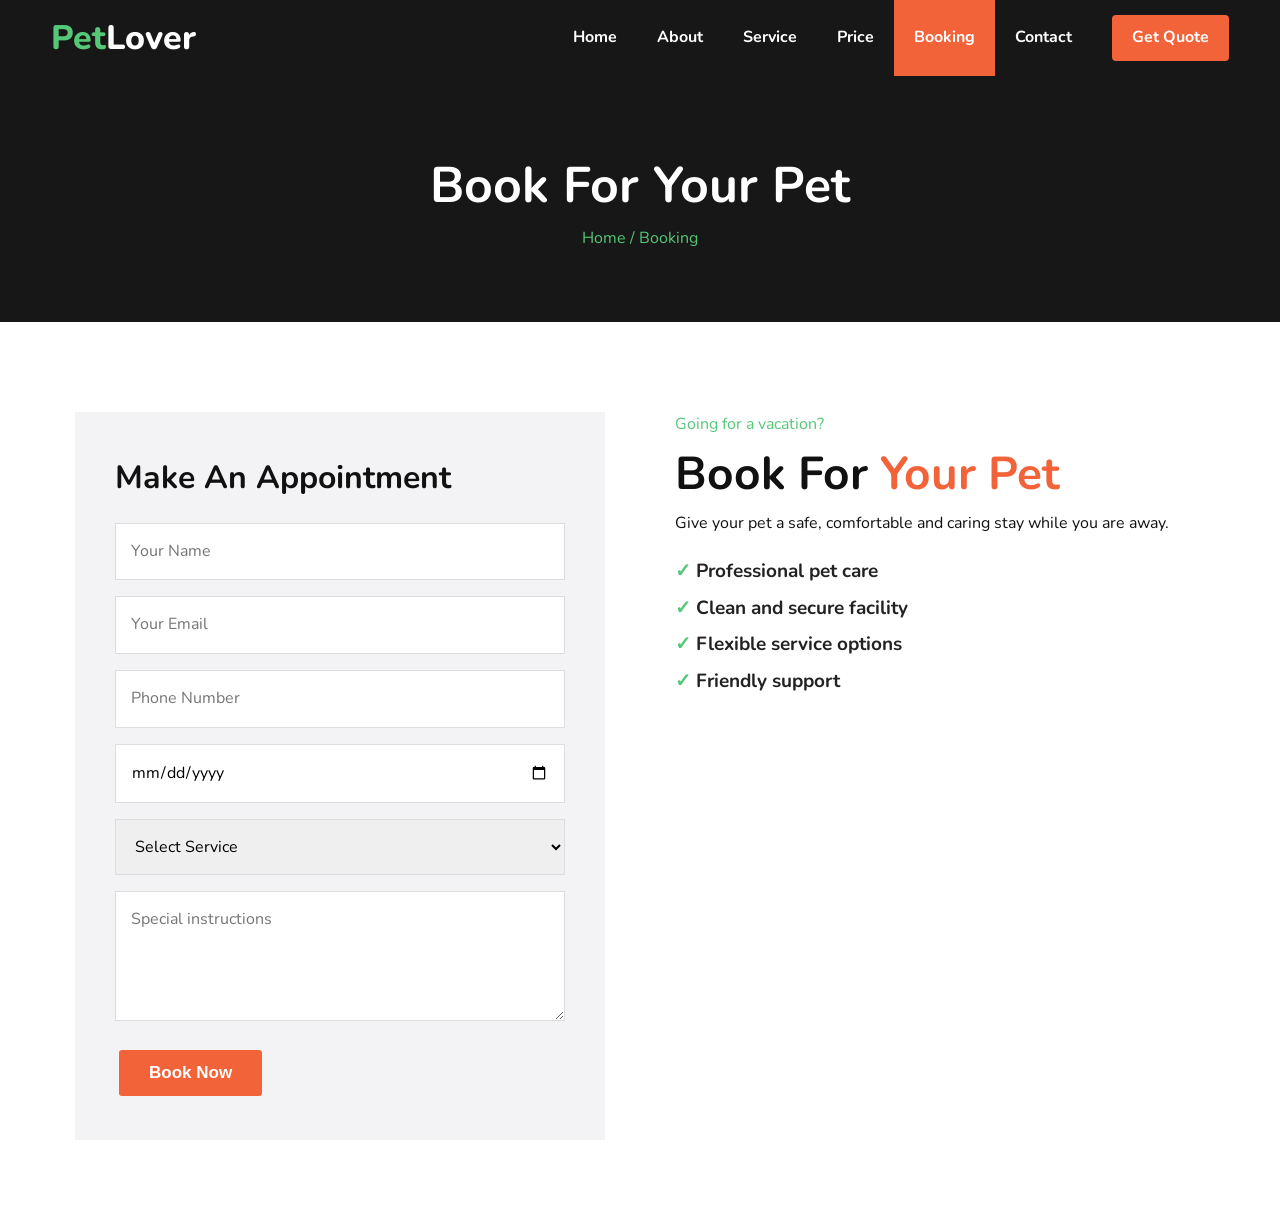
<file: booking.html>
<!DOCTYPE html>
<html lang="en">

<head>
    <meta charset="UTF-8">
    <meta name="viewport" content="width=device-width,initial-scale=1">
    <title>Booking - PetLover</title>
    <link href="https://fonts.googleapis.com/css2?family=Nunito:wght@400;600;700;800&display=swap" rel="stylesheet">
    <link rel="stylesheet" href="style.css">
</head>

<body>
    <header class="nav"><a class="logo" href="index.html"><span>Pet</span>Lover</a><button class="menu-btn"
            onclick="toggleMenu()">☰</button>
        <nav id="navLinks"><a href="index.html">Home</a><a href="about.html">About</a><a
                href="services.html">Service</a><a href="price.html">Price</a><a class="active"
                href="booking.html">Booking</a><a href="contact.html">Contact</a><a class="quote"
                href="booking.html">Get Quote</a></nav>
    </header>
    <div class="page-head">
        <h1>Book For Your Pet</h1>
        <p>Home / Booking</p>
    </div>
    <section class="booking-page">
        <form id="bookingForm">
            <h2>Make An Appointment</h2><input required placeholder="Your Name"><input required type="email"
                placeholder="Your Email"><input required type="tel" placeholder="Phone Number"><input required
                type="date"><select required>
                <option value="">Select Service</option>
                <option>Pet Boarding</option>
                <option>Pet Feeding</option>
                <option>Pet Grooming</option>
                <option>Pet Training</option>
                <option>Pet Exercise</option>
                <option>Pet Treatment</option>
            </select><textarea placeholder="Special instructions"></textarea><button class="btn orange"
                type="submit">Book Now</button>
        </form>
        <div class="booking-copy">
            <p class="green">Going for a vacation?</p>
            <h2>Book For <span>Your Pet</span></h2>
            <p>Give your pet a safe, comfortable and caring stay while you are away.</p>
            <ul class="checks">
                <li>✓ Professional pet care</li>
                <li>✓ Clean and secure facility</li>
                <li>✓ Flexible service options</li>
                <li>✓ Friendly support</li>
            </ul>
        </div>
    </section>
    <script src="script.js"></script>
</body>

</html>
</file>
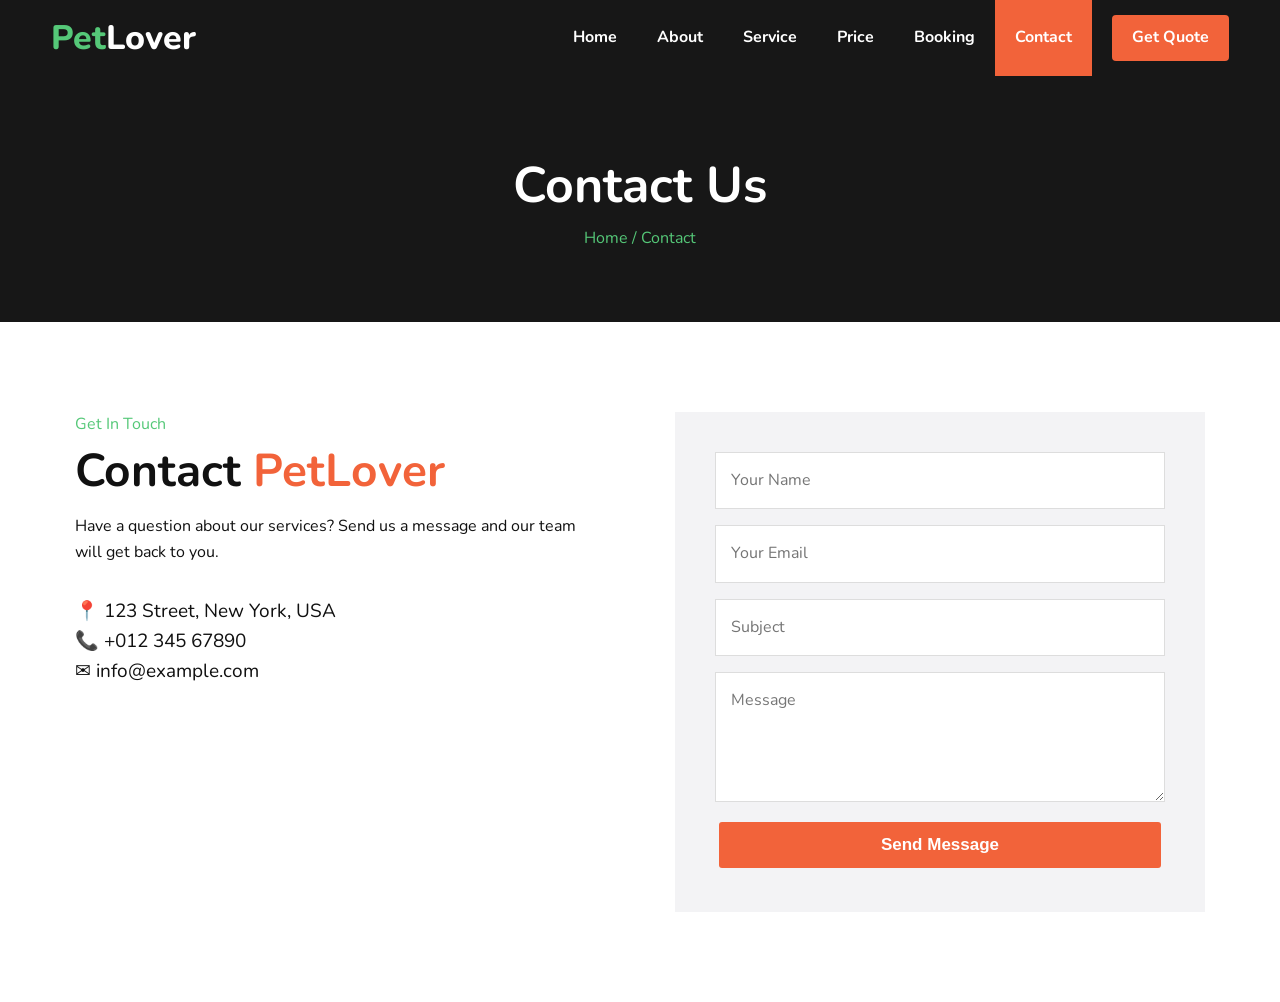
<file: contact.html>
<!DOCTYPE html>
<html lang="en">

<head>
    <meta charset="UTF-8">
    <meta name="viewport" content="width=device-width,initial-scale=1">
    <title>Contact - PetLover</title>
    <link href="https://fonts.googleapis.com/css2?family=Nunito:wght@400;600;700;800&display=swap" rel="stylesheet">
    <link rel="stylesheet" href="style.css">
</head>

<body>
    <header class="nav"><a class="logo" href="index.html"><span>Pet</span>Lover</a><button class="menu-btn"
            onclick="toggleMenu()">☰</button>
        <nav id="navLinks"><a href="index.html">Home</a><a href="about.html">About</a><a
                href="services.html">Service</a><a href="price.html">Price</a><a href="booking.html">Booking</a><a
                class="active" href="contact.html">Contact</a><a class="quote" href="booking.html">Get Quote</a></nav>
    </header>
    <div class="page-head">
        <h1>Contact Us</h1>
        <p>Home / Contact</p>
    </div>
    <section class="contact-page">
        <div>
            <p class="green">Get In Touch</p>
            <h2>Contact <span>PetLover</span></h2>
            <p>Have a question about our services? Send us a message and our team will get back to you.</p>
            <div class="contact-info">
                <p>📍 123 Street, New York, USA</p>
                <p>📞 +012 345 67890</p>
                <p>✉ info@example.com</p>
            </div>
        </div>
        <form id="contactForm"><input required placeholder="Your Name"><input required type="email"
                placeholder="Your Email"><input placeholder="Subject"><textarea required
                placeholder="Message"></textarea><button class="btn orange">Send Message</button></form>
    </section>
    <script src="script.js"></script>
</body>

</html>
</file>
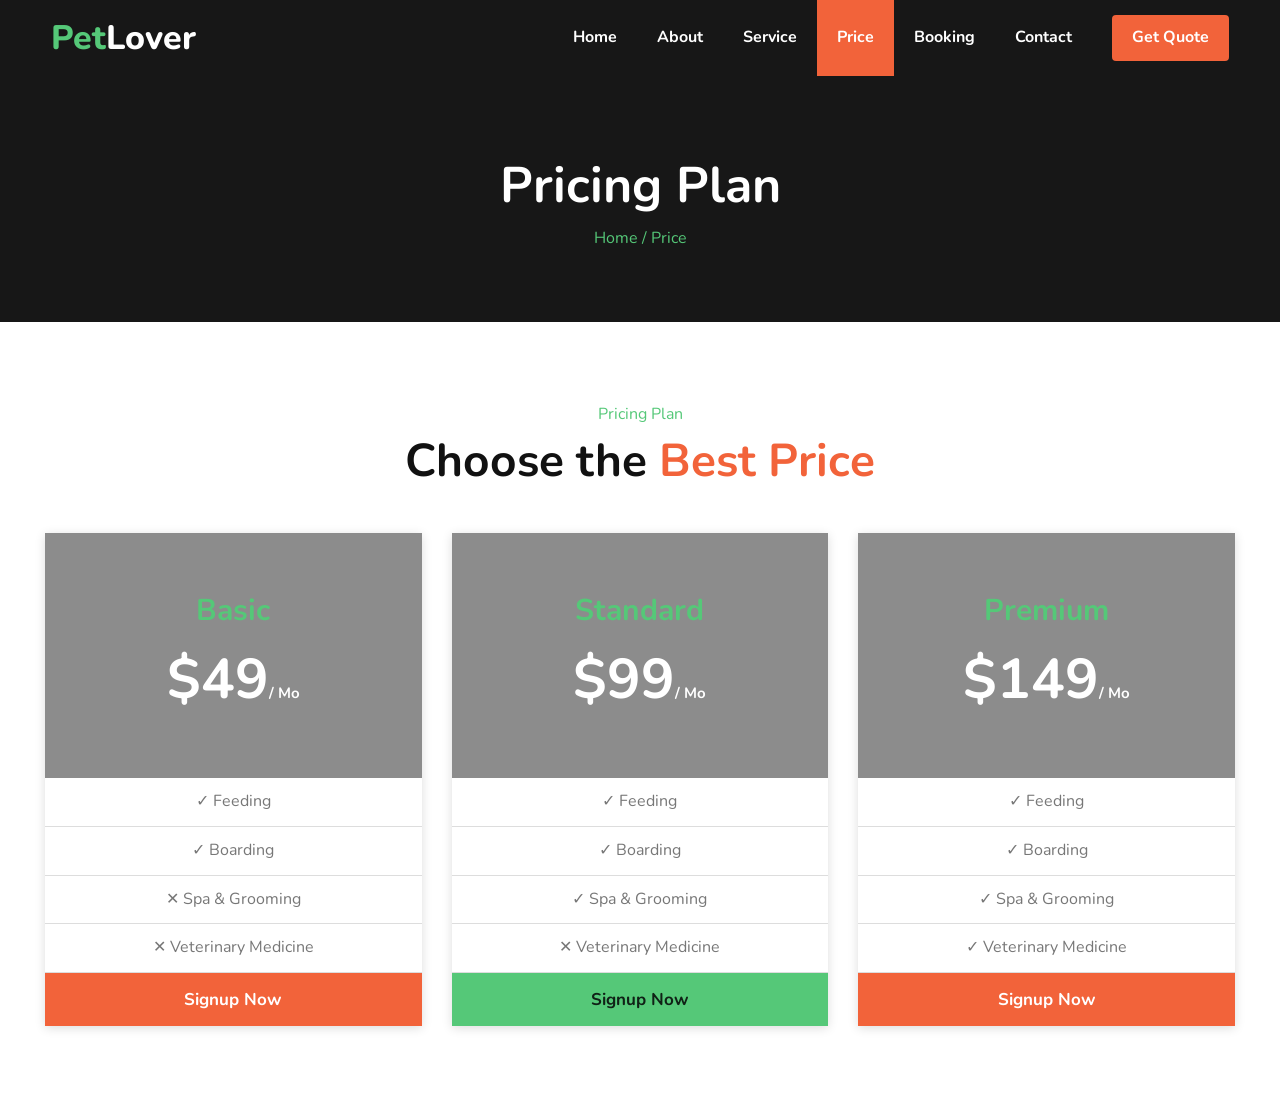
<file: price.html>
<!DOCTYPE html>
<html lang="en">

<head>
    <meta charset="UTF-8">
    <meta name="viewport" content="width=device-width,initial-scale=1">
    <title>Pricing - PetLover</title>
    <link href="https://fonts.googleapis.com/css2?family=Nunito:wght@400;600;700;800&display=swap" rel="stylesheet">
    <link rel="stylesheet" href="style.css">
</head>

<body>
    <header class="nav"><a class="logo" href="index.html"><span>Pet</span>Lover</a><button class="menu-btn"
            onclick="toggleMenu()">☰</button>
        <nav id="navLinks"><a href="index.html">Home</a><a href="about.html">About</a><a
                href="services.html">Service</a><a class="active" href="price.html">Price</a><a
                href="booking.html">Booking</a><a href="contact.html">Contact</a><a class="quote"
                href="booking.html">Get Quote</a></nav>
    </header>
    <div class="page-head">
        <h1>Pricing Plan</h1>
        <p>Home / Price</p>
    </div>
    <section class="section pricing">
        <div class="heading">
            <p class="green">Pricing Plan</p>
            <h2>Choose the <span>Best Price</span></h2>
        </div>
        <div class="price-grid">
            <div class="price-card">
                <div class="price-img cat">
                    <h3>Basic</h3><strong>$49<small>/ Mo</small></strong>
                </div>
                <p>✓ Feeding</p>
                <p>✓ Boarding</p>
                <p>✕ Spa & Grooming</p>
                <p>✕ Veterinary Medicine</p><a class="btn orange" href="booking.html">Signup Now</a>
            </div>
            <div class="price-card">
                <div class="price-img dogs">
                    <h3>Standard</h3><strong>$99<small>/ Mo</small></strong>
                </div>
                <p>✓ Feeding</p>
                <p>✓ Boarding</p>
                <p>✓ Spa & Grooming</p>
                <p>✕ Veterinary Medicine</p><a class="btn green-btn" href="booking.html">Signup Now</a>
            </div>
            <div class="price-card">
                <div class="price-img cat2">
                    <h3>Premium</h3><strong>$149<small>/ Mo</small></strong>
                </div>
                <p>✓ Feeding</p>
                <p>✓ Boarding</p>
                <p>✓ Spa & Grooming</p>
                <p>✓ Veterinary Medicine</p><a class="btn orange" href="booking.html">Signup Now</a>
            </div>
        </div>
    </section>
    <script src="script.js"></script>
</body>

</html>
</file>
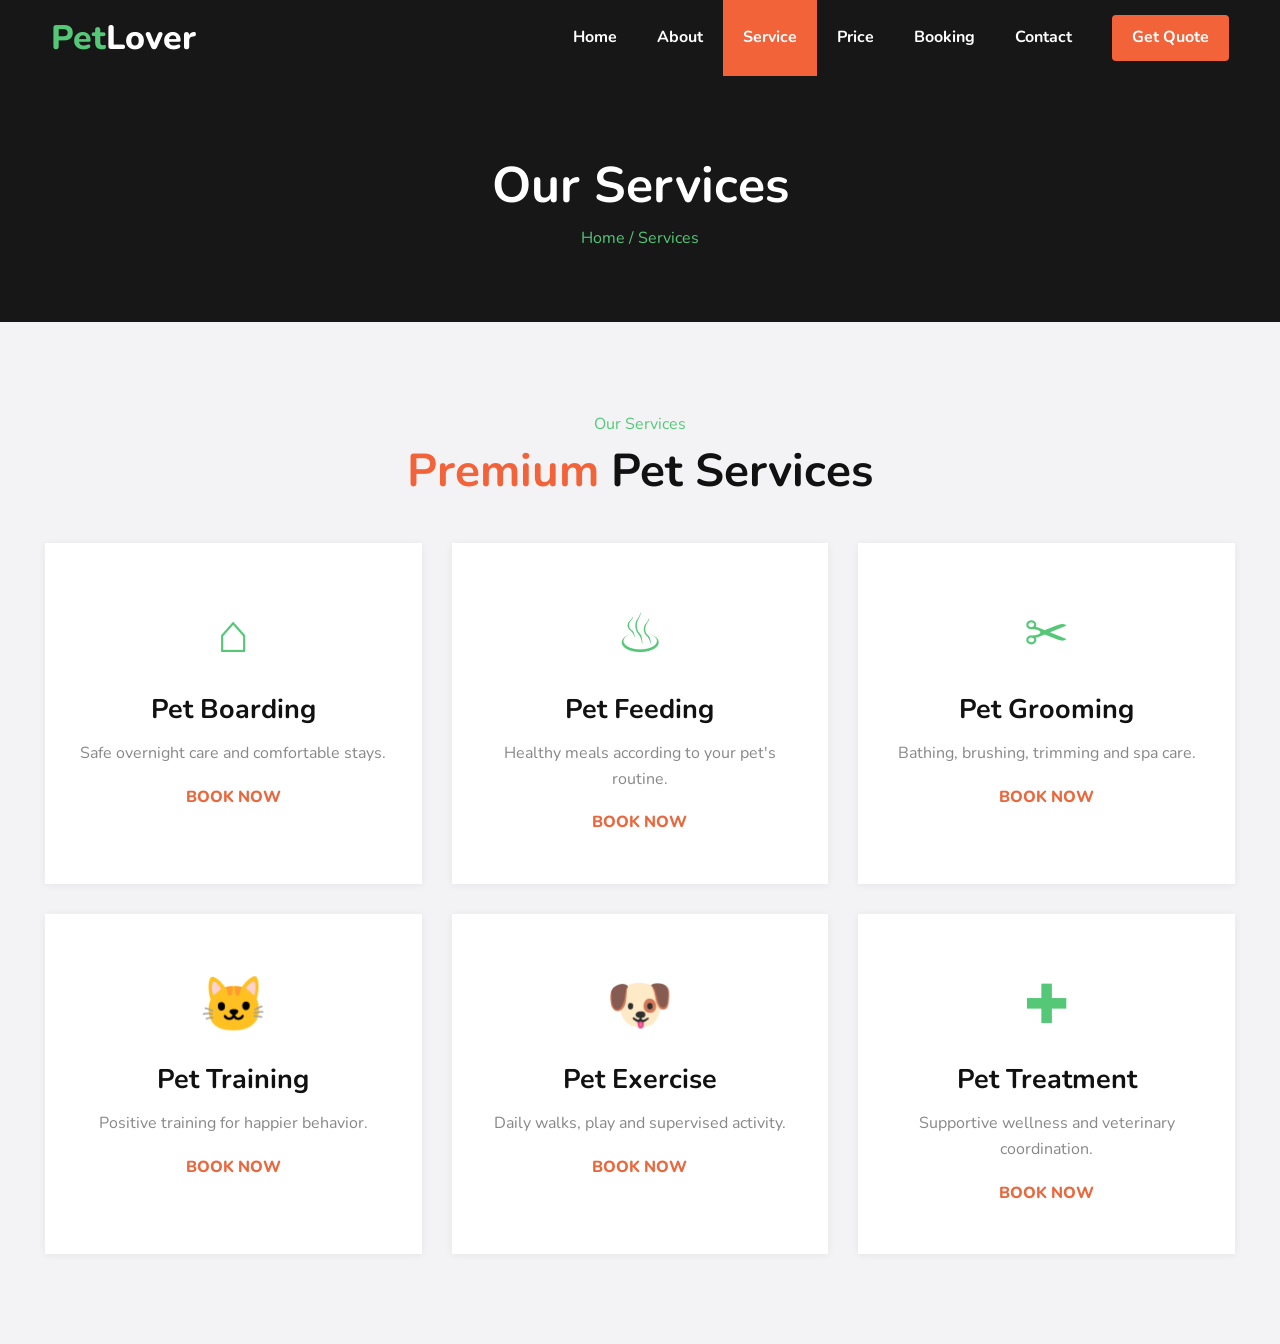
<file: services.html>
<!DOCTYPE html>
<html lang="en">

<head>
    <meta charset="UTF-8">
    <meta name="viewport" content="width=device-width,initial-scale=1">
    <title>Services - PetLover</title>
    <link href="https://fonts.googleapis.com/css2?family=Nunito:wght@400;600;700;800&display=swap" rel="stylesheet">
    <link rel="stylesheet" href="style.css">
</head>

<body>
    <header class="nav"><a class="logo" href="index.html"><span>Pet</span>Lover</a><button class="menu-btn"
            onclick="toggleMenu()">☰</button>
        <nav id="navLinks"><a href="index.html">Home</a><a href="about.html">About</a><a class="active"
                href="services.html">Service</a><a href="price.html">Price</a><a href="booking.html">Booking</a><a
                href="contact.html">Contact</a><a class="quote" href="booking.html">Get Quote</a></nav>
    </header>
    <div class="page-head">
        <h1>Our Services</h1>
        <p>Home / Services</p>
    </div>
    <section class="gray">
        <div class="section services">
            <div class="heading">
                <p class="green">Our Services</p>
                <h2><span>Premium</span> Pet Services</h2>
            </div>
            <div class="cards">
                <div class="service-card"><i>⌂</i>
                    <h3>Pet Boarding</h3>
                    <p>Safe overnight care and comfortable stays.</p><a href="booking.html">BOOK NOW</a>
                </div>
                <div class="service-card"><i>♨</i>
                    <h3>Pet Feeding</h3>
                    <p>Healthy meals according to your pet's routine.</p><a href="booking.html">BOOK NOW</a>
                </div>
                <div class="service-card"><i>✂</i>
                    <h3>Pet Grooming</h3>
                    <p>Bathing, brushing, trimming and spa care.</p><a href="booking.html">BOOK NOW</a>
                </div>
                <div class="service-card"><i>🐱</i>
                    <h3>Pet Training</h3>
                    <p>Positive training for happier behavior.</p><a href="booking.html">BOOK NOW</a>
                </div>
                <div class="service-card"><i>🐶</i>
                    <h3>Pet Exercise</h3>
                    <p>Daily walks, play and supervised activity.</p><a href="booking.html">BOOK NOW</a>
                </div>
                <div class="service-card"><i>✚</i>
                    <h3>Pet Treatment</h3>
                    <p>Supportive wellness and veterinary coordination.</p><a href="booking.html">BOOK NOW</a>
                </div>
            </div>
        </div>
    </section>
    <script src="script.js"></script>
</body>

</html>
</file>
<file: style.css>
* {
    box-sizing: border-box;
    margin: 0;
    padding: 0
}

body {
    font-family: Nunito, Arial, sans-serif;
    color: #111;
    background: #fff;
    line-height: 1.6
}

a {
    text-decoration: none;
    color: inherit
}

.nav {
    height: 76px;
    background: #171717;
    color: #fff;
    display: flex;
    align-items: center;
    padding: 0 4%;
    position: sticky;
    top: 0;
    z-index: 1000
}

.logo {
    font-size: 34px;
    font-weight: 800;
    color: #fff
}

.logo span,
.green {
    color: #55c878
}

.nav nav {
    margin-left: auto;
    display: flex;
    align-items: center;
    gap: 0
}

.nav nav>a {
    padding: 25px 20px;
    font-weight: 700
}

.nav nav>a:hover,
.nav nav>a.active {
    background: #f2633a
}

.nav .quote {
    background: #f2633a !important;
    margin-left: 20px;
    border-radius: 4px;
    padding: 10px 20px
}

.menu-btn {
    display: none;
    background: none;
    border: 0;
    color: white;
    font-size: 28px;
    margin-left: auto
}

.hero {
    height: 650px;
    background: linear-gradient(90deg, rgba(0, 0, 0, .72), rgba(0, 0, 0, .28)), url('https://images.unsplash.com/photo-1519052537078-e6302a4968d4?auto=format&fit=crop&w=1800&q=90') center/cover;
    position: relative;
    display: flex;
    align-items: center;
    justify-content: center;
    text-align: center;
    color: #fff
}

.hero-content {
    max-width: 900px
}

.hero h1 {
    font-size: 64px;
    line-height: 1.1;
    margin: 8px 0 18px;
    font-weight: 800
}

.hero p:not(.green) {
    font-size: 18px;
    margin-bottom: 28px
}

.btn {
    display: inline-block;
    border: 0;
    padding: 13px 30px;
    font-size: 17px;
    font-weight: 700;
    border-radius: 3px;
    cursor: pointer;
    margin: 4px
}

.orange {
    background: #f2633a;
    color: white
}

.green-btn {
    background: #55c878;
    color: #102116
}

.slider {
    position: absolute;
    top: 50%;
    transform: translateY(-50%);
    border: 0;
    background: #f2633a;
    color: #fff;
    font-size: 42px;
    width: 52px;
    height: 52px;
    cursor: pointer
}

.slider.left {
    left: 3%
}

.slider.right {
    right: 3%
}

.booking-strip {
    display: grid;
    grid-template-columns: 1fr 1.35fr
}

.book-form {
    background: #f2633a;
    padding: 55px 8%;
    display: flex;
    flex-direction: column;
    gap: 17px
}

.book-form input,
.book-form select,
footer input {
    border: 0;
    padding: 16px;
    font-size: 16px;
    border-radius: 3px
}

.book-form button {
    padding: 15px;
    background: #171717;
    color: #fff;
    border: 0;
    font-size: 17px;
    cursor: pointer
}

.book-info {
    padding: 55px 8%;
    background: #f4f4f6
}

.book-info h2,
.section h2,
.contact-page h2 {
    font-size: 46px;
    line-height: 1.2;
    margin: 6px 0 16px
}

.book-info h2 span,
h2 span {
    color: #f2633a
}

.book-info p:not(.green) {
    color: #777
}

.mini-grid {
    display: grid;
    grid-template-columns: 1fr 1fr;
    gap: 25px;
    margin-top: 25px
}

.mini-grid div {
    display: grid;
    grid-template-columns: 50px 1fr;
    column-gap: 12px
}

.mini-grid b {
    grid-row: span 2;
    color: #55c878;
    font-size: 30px
}

.mini-grid small {
    color: #777
}

.section {
    max-width: 1260px;
    margin: auto;
    padding: 90px 35px
}

.about-home {
    display: grid;
    grid-template-columns: 1.2fr 1fr;
    gap: 65px;
    align-items: center
}

.about-home h2 em {
    color: #55c878;
    font-style: normal
}

.about-home .lead {
    font-size: 21px;
    font-weight: 600;
    color: #666
}

.about-home p {
    margin-bottom: 16px;
    color: #6e6e6e
}

.about-img>img {
    width: 100%;
    height: 330px;
    object-fit: cover
}

.about-img>div {
    display: grid;
    grid-template-columns: 1fr 1fr
}

.about-img>div img {
    width: 100%;
    height: 160px;
    object-fit: cover
}

.checks {
    list-style: none;
    margin: 20px 0
}

.checks li {
    font-size: 19px;
    font-weight: 700;
    margin: 6px 0;
    color: #222
}

.checks li::first-letter {
    color: #55c878
}

.gray {
    background: #f3f3f5
}

.heading {
    text-align: center;
    margin-bottom: 45px
}

.heading h2 {
    font-size: 46px
}

.heading h2 span {
    color: #f2633a
}

.cards {
    display: grid;
    grid-template-columns: repeat(3, 1fr);
    gap: 30px
}

.service-card {
    background: #fff;
    text-align: center;
    padding: 48px 35px;
    box-shadow: 0 1px 8px rgba(0, 0, 0, .06)
}

.service-card i {
    font-style: normal;
    color: #55c878;
    font-size: 54px
}

.service-card h3 {
    font-size: 27px;
    margin: 10px
}

.service-card p {
    color: #888;
    margin-bottom: 18px
}

.service-card a {
    color: #e9683e;
    font-weight: 800
}

.why {
    display: grid;
    grid-template-columns: 1fr 1.3fr;
    gap: 70px;
    align-items: center
}

.why>img {
    width: 100%;
    height: 520px;
    object-fit: cover
}

.why-grid {
    display: grid;
    grid-template-columns: 1fr 1fr;
    gap: 25px;
    margin-top: 35px
}

.why-grid b {
    font-size: 19px
}

.pricing {
    padding-top: 80px
}

.price-grid {
    display: grid;
    grid-template-columns: repeat(3, 1fr);
    gap: 30px
}

.price-card {
    background: #fff;
    text-align: center;
    box-shadow: 0 2px 10px #ddd;
    overflow: hidden
}

.price-img {
    height: 245px;
    background: center/cover;
    display: flex;
    flex-direction: column;
    align-items: center;
    justify-content: center;
    color: #fff;
    position: relative
}

.price-img:before {
    content: "";
    position: absolute;
    inset: 0;
    background: rgba(0, 0, 0, .45)
}

.price-img>* {
    position: relative
}

.cat {
    background-image: url('https://images.unsplash.com/photo-1519052537078-e6302a4968d4?auto=format&fit=crop&w=700&q=80')
}

.dogs {
    background-image: url('https://images.unsplash.com/photo-1548199973-03cce0bbc87b?auto=format&fit=crop&w=700&q=80')
}

.cat2 {
    background-image: url('https://images.unsplash.com/photo-1533738363-b7f9aef128ce?auto=format&fit=crop&w=700&q=80')
}

.price-img h3 {
    font-size: 30px;
    color: #55c878
}

.price-img strong {
    font-size: 56px
}

.price-img small {
    font-size: 15px
}

.price-card>p {
    padding: 11px;
    border-bottom: 1px solid #ddd;
    color: #777
}

.price-card .btn {
    display: block;
    margin: 0;
    border-radius: 0
}

.team {
    padding-bottom: 100px
}

.team-grid {
    display: grid;
    grid-template-columns: repeat(4, 1fr);
    gap: 30px
}

.team-grid>div {
    text-align: center;
    background: #f4f4f4
}

.team-grid img {
    width: 100%;
    height: 330px;
    object-fit: cover
}

.team-grid h3 {
    font-size: 20px;
    margin-top: 14px
}

.team-grid i {
    color: #999
}

.testimonial {
    padding: 80px 0
}

.test-grid {
    max-width: 1260px;
    margin: auto;
    padding: 0 35px;
    display: grid;
    grid-template-columns: repeat(3, 1fr);
    gap: 30px
}

.test-grid>div {
    background: #fff;
    padding: 28px
}

.person {
    display: flex;
    align-items: center;
    gap: 18px
}

.person img {
    width: 70px;
    height: 70px;
    object-fit: cover
}

.person i {
    font-weight: 400;
    color: #999
}

.test-grid p {
    color: #777;
    margin-top: 15px
}

.blog-grid {
    display: grid;
    grid-template-columns: repeat(3, 1fr);
    gap: 30px
}

.blog-grid article {
    background: #f4f4f5;
    padding-bottom: 25px
}

.blog-grid img {
    width: 100%;
    height: 230px;
    object-fit: cover
}

.blog-grid h3,
.blog-grid p,
.blog-grid small,
.blog-grid a {
    margin-left: 25px;
    margin-right: 25px
}

.blog-grid h3 {
    font-size: 24px;
    margin-top: 18px
}

.blog-grid small {
    color: #777
}

.blog-grid p {
    color: #777
}

.blog-grid a {
    color: #e9683e;
    font-weight: 800
}

footer {
    background: #171717;
    color: #fff;
    padding: 65px 4%;
    display: grid;
    grid-template-columns: 1.5fr 1fr 1fr 1fr;
    gap: 50px
}

footer p {
    color: #ddd;
    margin-top: 15px
}

footer h3 {
    color: #f2633a;
    margin-bottom: 12px
}

footer>a {
    display: block;
    margin: 8px 0
}

footer input {
    display: block;
    width: 100%;
    margin: 12px 0
}

footer button {
    width: 100%;
    padding: 14px;
    border: 0;
    background: #f2633a;
    color: white;
    font-size: 16px
}

.page-head {
    background: #171717;
    color: #fff;
    text-align: center;
    padding: 70px 20px
}

.page-head h1 {
    font-size: 50px
}

.page-head p {
    color: #55c878
}

.booking-page,
.contact-page {
    max-width: 1200px;
    margin: auto;
    padding: 90px 35px;
    display: grid;
    grid-template-columns: 1fr 1fr;
    gap: 70px;
    align-items: start
}

.booking-page form,
.contact-page form {
    background: #f3f3f5;
    padding: 40px
}

.booking-page form h2 {
    font-size: 32px;
    margin-bottom: 20px
}

.booking-page input,
.booking-page select,
.booking-page textarea,
.contact-page input,
.contact-page textarea {
    width: 100%;
    padding: 15px;
    margin-bottom: 16px;
    border: 1px solid #ddd;
    font: inherit
}

.booking-page textarea,
.contact-page textarea {
    min-height: 130px;
    resize: vertical
}

.booking-copy h2 {
    font-size: 46px
}

.contact-info {
    margin-top: 30px;
    font-size: 19px
}

.contact-page form {
    display: flex;
    flex-direction: column
}

@media(max-width:900px) {
    .nav {
        height: 70px
    }

    .menu-btn {
        display: block
    }

    .nav nav {
        display: none;
        position: absolute;
        top: 70px;
        left: 0;
        right: 0;
        background: #171717;
        flex-direction: column;
        align-items: stretch
    }

    .nav nav.show {
        display: flex
    }

    .nav nav>a {
        padding: 14px 25px
    }

    .nav .quote {
        margin: 0;
        border-radius: 0
    }

    .hero {
        height: 560px
    }

    .hero h1 {
        font-size: 44px
    }

    .booking-strip,
    .about-home,
    .why,
    .booking-page,
    .contact-page {
        grid-template-columns: 1fr
    }

    .cards,
    .price-grid,
    .blog-grid {
        grid-template-columns: 1fr 1fr
    }

    .team-grid {
        grid-template-columns: 1fr 1fr
    }

    footer {
        grid-template-columns: 1fr 1fr
    }

    .why>img {
        height: 400px
    }
}

@media(max-width:600px) {
    .hero h1 {
        font-size: 36px
    }

    .section {
        padding: 60px 20px
    }

    .book-info h2,
    .section h2,
    .heading h2,
    .booking-copy h2,
    .contact-page h2 {
        font-size: 34px
    }

    .mini-grid,
    .cards,
    .price-grid,
    .team-grid,
    .test-grid,
    .blog-grid,
    footer {
        grid-template-columns: 1fr
    }

    .why-grid {
        grid-template-columns: 1fr
    }

    .slider {
        width: 40px;
        height: 40px;
        font-size: 30px
    }

    .page-head h1 {
        font-size: 38px
    }

    .booking-page,
    .contact-page {
        padding: 55px 20px
    }

    .booking-page form,
    .contact-page form {
        padding: 25px
    }

    .about-img>img {
        height: 250px
    }

    .team-grid img {
        height: 300px
    }
}
</file>
